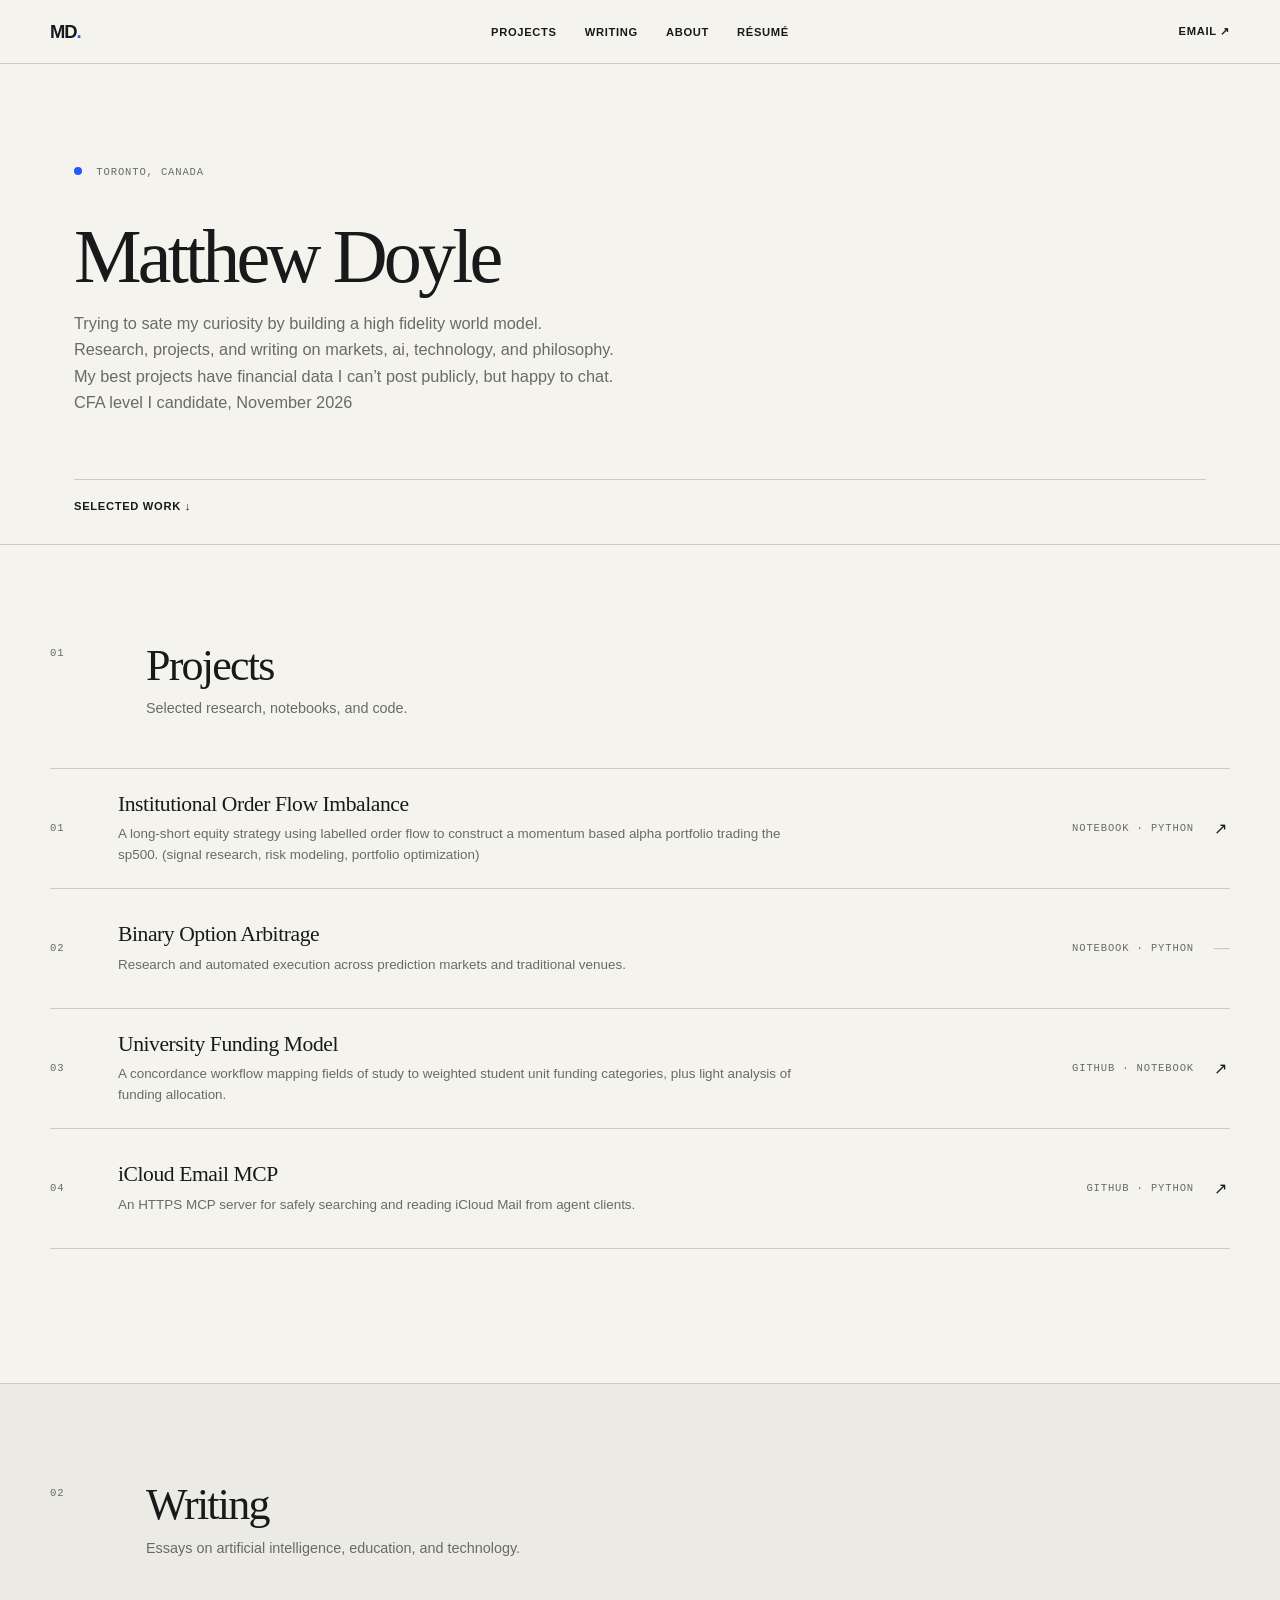
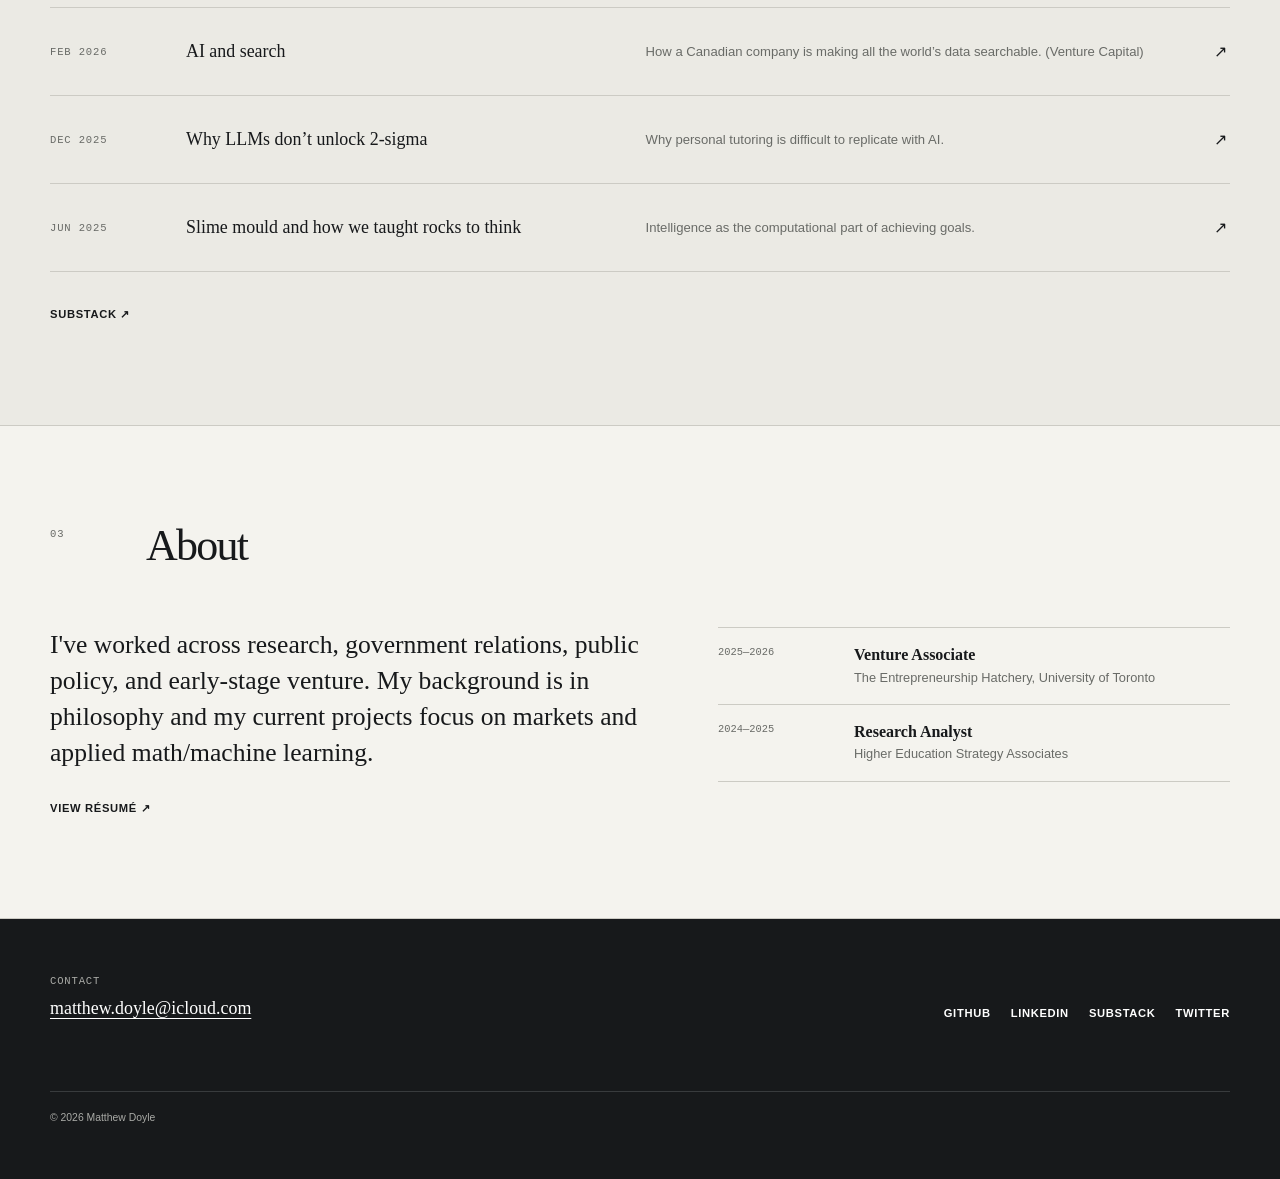
<file: index.html>
<!doctype html>
<html lang="en">
<head>
  <meta charset="utf-8">
  <meta name="viewport" content="width=device-width, initial-scale=1">
  <meta name="description" content="Matthew Doyle — my research, projects, and writing.">
  <link rel="canonical" href="https://mldoyle.github.io/">
  <meta property="og:type" content="website">
  <meta property="og:title" content="Matthew Doyle — Research, code & writing">
  <meta property="og:description" content="Research, coding projects, and essays on markets, technology, and philosophy.">
  <meta property="og:url" content="https://mldoyle.github.io/">
  <meta property="og:image" content="https://mldoyle.github.io/assets/social-card.png">
  <meta name="twitter:card" content="summary_large_image">
  <meta name="twitter:title" content="Matthew Doyle — Research, code & writing">
  <meta name="twitter:description" content="Research, coding projects, and essays on markets, technology, and philosophy.">
  <meta name="twitter:image" content="https://mldoyle.github.io/assets/social-card.png">
  <meta name="theme-color" content="#f4f3ee">
  <title>Matthew Doyle</title>
  <link rel="stylesheet" href="styles.css">
</head>
<body>
  <a class="skip-link" href="#content">Skip to content</a>

  <header class="site-header">
    <a class="wordmark" href="#top" aria-label="Matthew Doyle, home">MD<span>.</span></a>
    <nav aria-label="Primary navigation">
      <a href="#work">Projects</a>
      <a href="#writing">Writing</a>
      <a href="#about">About</a>
      <a href="assets/matthew-doyle-resume.pdf">Résumé</a>
    </nav>
    <a class="header-link" href="mailto:matthew.doyle@icloud.com">Email <span aria-hidden="true">↗︎</span></a>
  </header>

  <main id="content">
    <section class="hero" id="top" aria-labelledby="intro-heading">
      <div>
        <p class="eyebrow"><span class="status-dot" aria-hidden="true"></span> Toronto, Canada</p>
        <h1 id="intro-heading">Matthew Doyle</h1>
        <p class="hero-description">Trying to sate my curiosity by building a high fidelity world model. Research, projects, and writing on markets, ai, technology, and philosophy. My best projects have financial data I can’t post publicly, but happy to chat.  CFA level I candidate, November 2026</p>
      </div>
      <div class="hero-links">
        <a href="#work">Selected work ↓︎</a>
        <!-- <a href="assets/matthew-doyle-resume.pdf">Résumé ↗︎</a> -->
      </div>
    </section>

    <section class="section" id="work" aria-labelledby="work-heading">
      <div class="section-heading">
        <p class="section-number">01</p>
        <div>
          <h2 id="work-heading">Projects</h2>
          <p>Selected research, notebooks, and code.</p>
        </div>
      </div>

      <div class="project-list">
        <a class="project-row" href="notebooks/order-flow-backtest.html">
          <span class="row-number">01</span>
          <div class="row-copy">
            <h3>Institutional Order Flow Imbalance</h3>
            <p>A long-short equity strategy using labelled order flow to construct a momentum based alpha portfolio trading the sp500. (signal research, risk modeling, portfolio optimization)</p>
          </div>
          <span class="row-meta">Notebook · Python</span>
          <span class="row-arrow" aria-hidden="true">↗︎</span>
        </a>

        <div class="project-row project-row-static">
          <span class="row-number">02</span>
          <div class="row-copy">
            <h3>Binary Option Arbitrage</h3>
            <p>Research and automated execution across prediction markets and traditional venues.</p>
          </div>
          <span class="row-meta">Notebook · Python</span>
          <span class="row-arrow" aria-hidden="true">—</span>
        </div>

        <a class="project-row" href="https://github.com/mldoyle/alberta-funding-model">
          <span class="row-number">03</span>
          <div class="row-copy">
            <h3>University Funding Model</h3>
            <p>A concordance workflow mapping fields of study to weighted student unit funding categories, plus light analysis of funding allocation.</p>
          </div>
          <span class="row-meta">GitHub · Notebook</span>
          <span class="row-arrow" aria-hidden="true">↗︎</span>
        </a>

        <a class="project-row" href="https://github.com/mldoyle/icloud-email-https-mcp">
          <span class="row-number">04</span>
          <div class="row-copy">
            <h3>iCloud Email MCP</h3>
            <p>An HTTPS MCP server for safely searching and reading iCloud Mail from agent clients.</p>
          </div>
          <span class="row-meta">GitHub · Python</span>
          <span class="row-arrow" aria-hidden="true">↗︎</span>
        </a>
      </div>
    </section>

    <section class="section section-soft" id="writing" aria-labelledby="writing-heading">
      <div class="section-heading">
        <p class="section-number">02</p>
        <div>
          <h2 id="writing-heading">Writing</h2>
          <p>Essays on artificial intelligence, education, and technology.</p>
        </div>
      </div>

      <div class="article-list">
        <!-- AUTO-SUBSTACK:START -->
        <a class="article-row" href="https://presingularity.substack.com/p/ai-and-search">
          <span class="article-date">Feb 2026</span>
          <span class="article-title">AI and search</span>
          <span class="article-summary">How a Canadian company is making all the world’s data searchable. (Venture Capital)</span>
          <span class="row-arrow" aria-hidden="true">↗︎</span>
        </a>
        <a class="article-row" href="https://presingularity.substack.com/p/why-llms-dont-unlock-2-sigma">
          <span class="article-date">Dec 2025</span>
          <span class="article-title">Why LLMs don’t unlock 2-sigma</span>
          <span class="article-summary">Why personal tutoring is difficult to replicate with AI.</span>
          <span class="row-arrow" aria-hidden="true">↗︎</span>
        </a>
        <a class="article-row" href="https://presingularity.substack.com/p/slime-mould-and-how-we-taught-rocks">
          <span class="article-date">Jun 2025</span>
          <span class="article-title">Slime mould and how we taught rocks to think</span>
          <span class="article-summary">Intelligence as the computational part of achieving goals.</span>
          <span class="row-arrow" aria-hidden="true">↗︎</span>
        </a>
        <!-- AUTO-SUBSTACK:END -->
      </div>

      <a class="plain-link" href="https://presingularity.substack.com">Substack ↗︎</a>
    </section>

    <section class="section" id="about" aria-labelledby="about-heading">
      <div class="section-heading">
        <p class="section-number">03</p>
        <div>
          <h2 id="about-heading">About</h2>
        </div>
      </div>

      <div class="about-grid">
        <div class="about-copy">
          <p>I've worked across research, government relations, public policy, and early-stage venture. My background is in philosophy and my current projects focus on markets and applied math/machine learning.</p>
          <div class="about-links">
            <a href="assets/matthew-doyle-resume.pdf">View résumé ↗︎</a>
          </div>
        </div>

        <div class="experience-list" aria-label="Selected experience and education">
          <div class="experience-row"><span>2025—2026</span><div><strong>Venture Associate</strong><p>The Entrepreneurship Hatchery, University of Toronto</p></div></div>
          <div class="experience-row"><span>2024—2025</span><div><strong>Research Analyst</strong><p>Higher Education Strategy Associates</p></div></div>
        </div>
      </div>
    </section>
  </main>

  <footer id="contact">
    <div>
      <p class="section-number">Contact</p>
      <a class="email-link" href="mailto:matthew.doyle@icloud.com">matthew.doyle@icloud.com</a>
    </div>
    <div class="footer-links">
      <a href="https://github.com/mldoyle">GitHub</a>
      <a href="https://www.linkedin.com/in/matthewldoyle/">LinkedIn</a>
      <a href="https://presingularity.substack.com">Substack</a>
      <a href="https://x.com/matthw_doyle">Twitter</a>
    </div>
    <p>© 2026 Matthew Doyle</p>
  </footer>
</body>
</html>
</file>
<file: styles.css>
:root {
  --paper: #f4f3ee;
  --soft: #ebeae4;
  --ink: #17191b;
  --muted: #696b67;
  --line: #cccbc4;
  --blue: #2457ff;
  --max: 1180px;
}

* { box-sizing: border-box; }
html { scroll-behavior: smooth; }

body {
  margin: 0;
  background: var(--paper);
  color: var(--ink);
  font-family: Arial, Helvetica, sans-serif;
  -webkit-font-smoothing: antialiased;
}

a { color: inherit; }

.skip-link {
  position: fixed;
  top: .75rem;
  left: .75rem;
  z-index: 100;
  padding: .75rem 1rem;
  background: var(--ink);
  color: white;
  transform: translateY(-200%);
}

.skip-link:focus { transform: none; }

.site-header {
  position: sticky;
  top: 0;
  z-index: 20;
  display: grid;
  grid-template-columns: 1fr auto 1fr;
  align-items: center;
  min-height: 64px;
  padding: 0 max(1.5rem, calc((100vw - var(--max)) / 2));
  border-bottom: 1px solid var(--line);
  background: rgba(244, 243, 238, .94);
  backdrop-filter: blur(10px);
}

.wordmark {
  width: fit-content;
  font-size: 1.15rem;
  font-weight: 800;
  letter-spacing: -.06em;
  text-decoration: none;
}

.wordmark span { color: var(--blue); }
nav { display: flex; gap: 1.75rem; }

nav a,
.header-link,
.hero-links a,
.plain-link,
.about-links a,
.footer-links a {
  font-size: .7rem;
  font-weight: 700;
  letter-spacing: .06em;
  text-decoration: none;
  text-transform: uppercase;
}

.header-link { justify-self: end; }
nav a:hover, .header-link:hover, .hero-links a:hover, .plain-link:hover, .about-links a:hover, .footer-links a:hover { color: var(--blue); }

.hero {
  width: min(100%, var(--max));
  min-height: 30rem;
  margin: 0 auto;
  display: flex;
  flex-direction: column;
  justify-content: space-between;
  padding: clamp(4rem, 8vw, 7rem) 1.5rem 2rem;
}

.eyebrow,
.section-number,
.row-number,
.row-meta,
.article-date {
  margin: 0;
  color: var(--muted);
  font-family: "SFMono-Regular", Consolas, monospace;
  font-size: .66rem;
  letter-spacing: .08em;
  text-transform: uppercase;
}

.status-dot {
  display: inline-block;
  width: .5rem;
  height: .5rem;
  margin-right: .45rem;
  border-radius: 50%;
  background: var(--blue);
}

h1 {
  margin: 2.5rem 0 1rem;
  font-family: Georgia, "Times New Roman", serif;
  font-size: clamp(3rem, 6vw, 4.75rem);
  font-weight: 400;
  letter-spacing: -.05em;
  line-height: 1;
}

.hero-description {
  max-width: 34rem;
  margin: 0;
  color: var(--muted);
  font-size: 1.02rem;
  line-height: 1.6;
}

.hero-links {
  display: flex;
  gap: 1.5rem;
  padding-top: 1.25rem;
  border-top: 1px solid var(--line);
}

.section {
  padding: clamp(4.5rem, 8vw, 7rem) max(1.5rem, calc((100vw - var(--max)) / 2));
  border-top: 1px solid var(--line);
}

.section-soft { background: var(--soft); }

.section-heading {
  display: grid;
  grid-template-columns: 4rem 1fr;
  gap: 2rem;
  margin-bottom: 3rem;
}

.section-heading h2 {
  margin: -.3rem 0 .6rem;
  font-family: Georgia, "Times New Roman", serif;
  font-size: clamp(2rem, 3.5vw, 2.75rem);
  font-weight: 400;
  letter-spacing: -.04em;
  line-height: 1.05;
}

.section-heading div > p {
  max-width: 35rem;
  margin: 0;
  color: var(--muted);
  font-size: .9rem;
  line-height: 1.5;
}

.project-list,
.article-list,
.experience-list { border-top: 1px solid var(--line); }

.project-row {
  display: grid;
  grid-template-columns: 3rem minmax(0, 1fr) 10rem 1rem;
  gap: 1.25rem;
  align-items: center;
  min-height: 7.5rem;
  padding: 1.25rem 0;
  border-bottom: 1px solid var(--line);
  text-decoration: none;
  transition: padding .18s ease, background .18s ease;
}

.project-list { margin-bottom: 2rem; }

a.project-row:hover { padding-inline: .8rem; background: rgba(255,255,255,.45); }
.row-copy h3 { margin: 0 0 .45rem; font-family: Georgia, "Times New Roman", serif; font-size: 1.35rem; font-weight: 400; letter-spacing: -.02em; }
.row-copy p { max-width: 43rem; margin: 0; color: var(--muted); font-size: .84rem; line-height: 1.5; }
.row-meta { justify-self: end; text-align: right; line-height: 1.5; }
.row-arrow { font-size: 1rem; transition: transform .18s ease; }
a.project-row:hover .row-arrow, .article-row:hover .row-arrow { color: var(--blue); transform: translate(2px, -2px); }
.project-row-static .row-arrow { color: var(--line); }

.article-list { margin-bottom: 2rem; }

.article-row {
  display: grid;
  grid-template-columns: 7rem minmax(13rem, .8fr) minmax(15rem, 1fr) 1rem;
  gap: 1.5rem;
  align-items: center;
  min-height: 5.5rem;
  padding: 1rem 0;
  border-bottom: 1px solid var(--line);
  text-decoration: none;
}

.article-title { font-family: Georgia, "Times New Roman", serif; font-size: 1.12rem; }
.article-summary { color: var(--muted); font-size: .82rem; line-height: 1.45; }

.about-grid {
  display: grid;
  grid-template-columns: minmax(18rem, 1fr) minmax(24rem, 32rem);
  gap: clamp(3rem, 5vw, 5rem);
}

.experience-list {
  width: 100%;
  max-width: 32rem;
  justify-self: end;
}

.about-copy > p { margin: 0; font-family: Georgia, "Times New Roman", serif; font-size: clamp(1.3rem, 2vw, 1.75rem); line-height: 1.4; }
.about-links { display: flex; flex-wrap: wrap; gap: 1.25rem; margin-top: 2rem; }

.experience-row {
  display: grid;
  grid-template-columns: 7rem 1fr;
  gap: 1.5rem;
  padding: 1.1rem 0;
  border-bottom: 1px solid var(--line);
}

.experience-row > span { color: var(--muted); font-family: "SFMono-Regular", Consolas, monospace; font-size: .65rem; }
.experience-row strong { font-family: Georgia, "Times New Roman", serif; font-size: 1rem; }
.experience-row p { margin: .3rem 0 0; color: var(--muted); font-size: .8rem; line-height: 1.4; }

footer {
  display: grid;
  grid-template-columns: 1fr auto;
  gap: 3rem;
  align-items: end;
  padding: 3.5rem max(1.5rem, calc((100vw - var(--max)) / 2));
  border-top: 1px solid var(--line);
  background: var(--ink);
  color: white;
}

footer .section-number { margin-bottom: .7rem; color: #a9aaa6; }
.email-link { font-family: Georgia, "Times New Roman", serif; font-size: clamp(0.95rem, 1.4vw, 1.2rem);; text-underline-offset: .25rem; }
.footer-links { display: flex; gap: 1.25rem; }
footer > p { grid-column: 1 / -1; margin: 1.5rem 0 0; padding-top: 1.25rem; border-top: 1px solid #383b3d; color: #a9aaa6; font-size: .65rem; }

@media (max-width: 760px) {
  .site-header { grid-template-columns: 1fr auto; padding-inline: 1.25rem; }
  nav { display: none; }
  .hero { min-height: 26rem; padding: 3.5rem 1.25rem 1.5rem; }
  h1 { font-size: clamp(2.8rem, 13vw, 4rem); }
  .section { padding: 4.5rem 1.25rem; }
  .section-heading { grid-template-columns: 2rem 1fr; gap: 1rem; }
  .project-row { grid-template-columns: 2rem 1fr 1rem; gap: .75rem; min-height: 0; padding: 1.35rem 0; }
  .row-meta { grid-column: 2; justify-self: start; text-align: left; }
  .row-arrow { grid-column: 3; grid-row: 1 / span 2; }
  .article-row { grid-template-columns: 1fr auto; gap: .5rem; padding: 1.25rem 0; }
  .article-date, .article-title, .article-summary { grid-column: 1; }
  .article-row .row-arrow { grid-column: 2; grid-row: 1 / span 3; }
  .about-grid { grid-template-columns: 1fr; gap: 3rem; }
  .experience-list { max-width: none; }
  footer { grid-template-columns: 1fr; gap: 2rem; padding: 3.5rem 1.25rem; }
  footer > p { grid-column: 1; }
}

@media (prefers-reduced-motion: reduce) {
  html { scroll-behavior: auto; }
  *, *::before, *::after { transition: none !important; }
}
</file>
